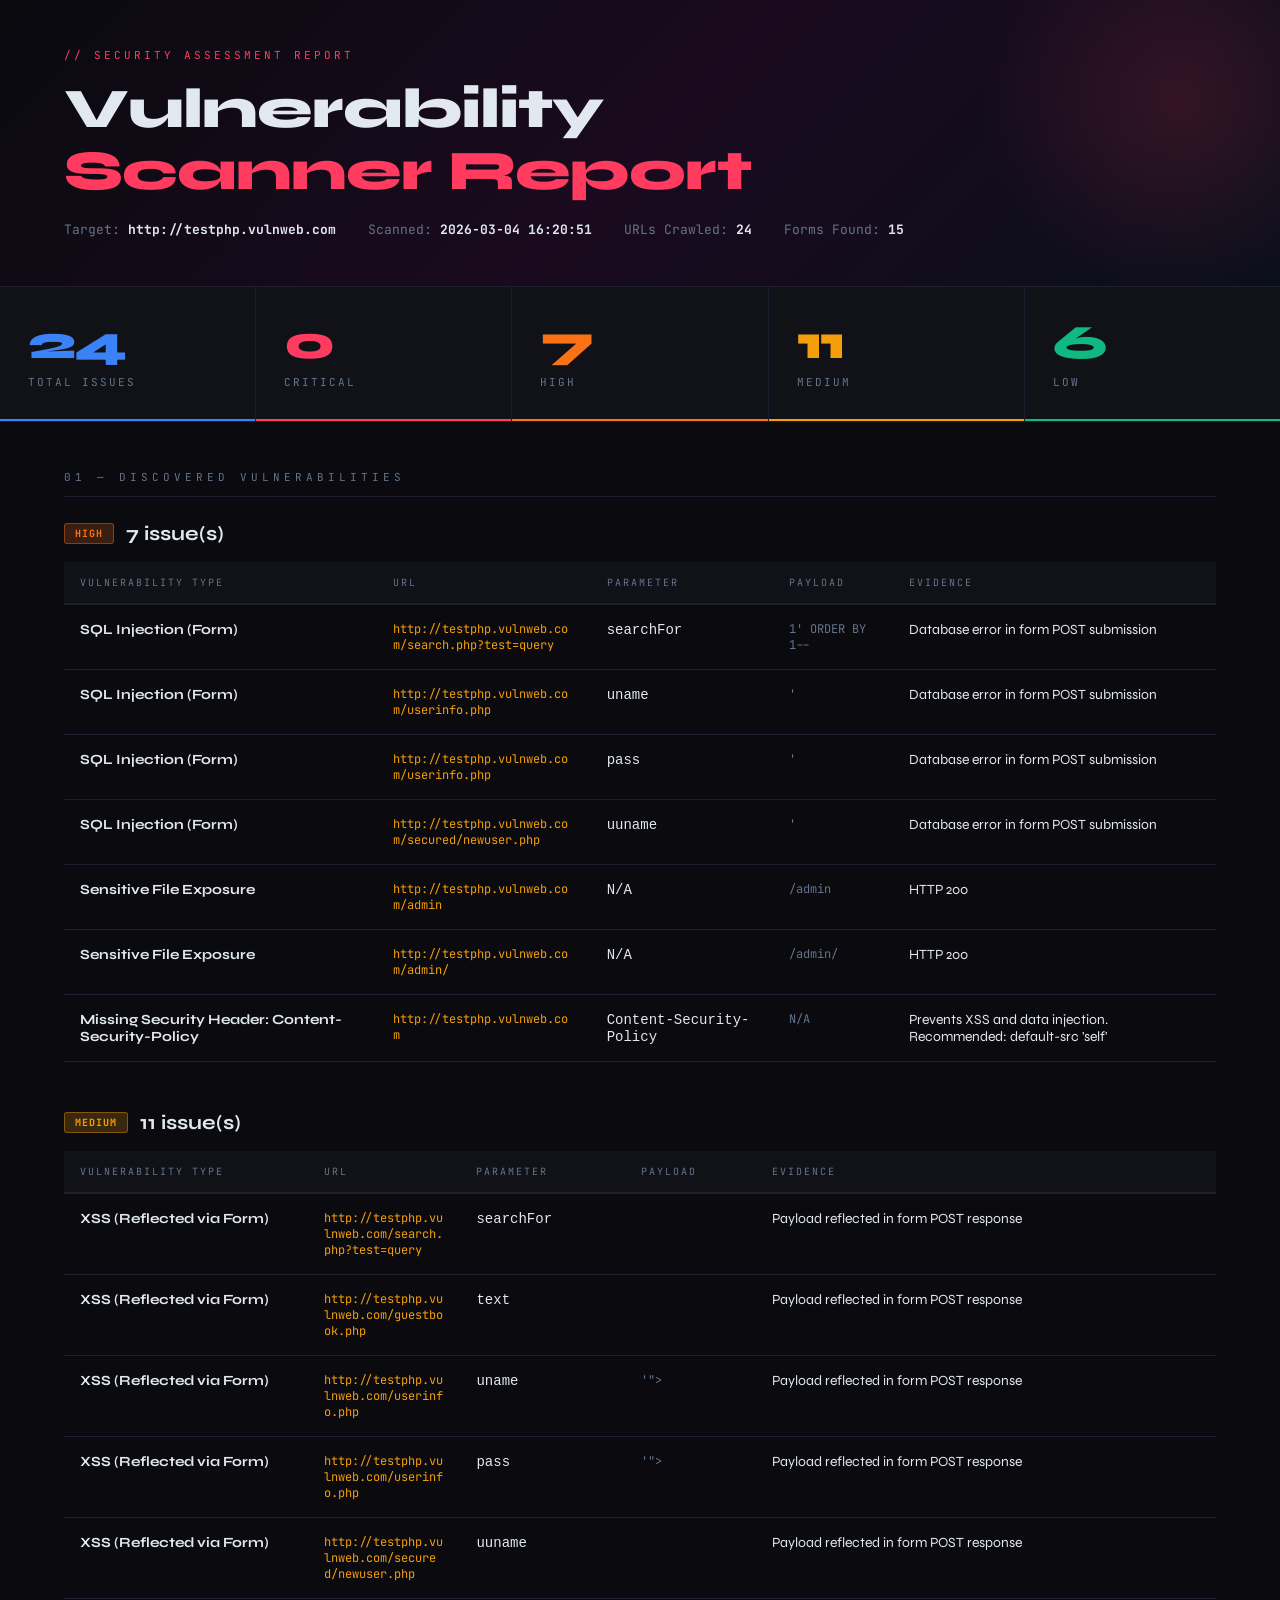
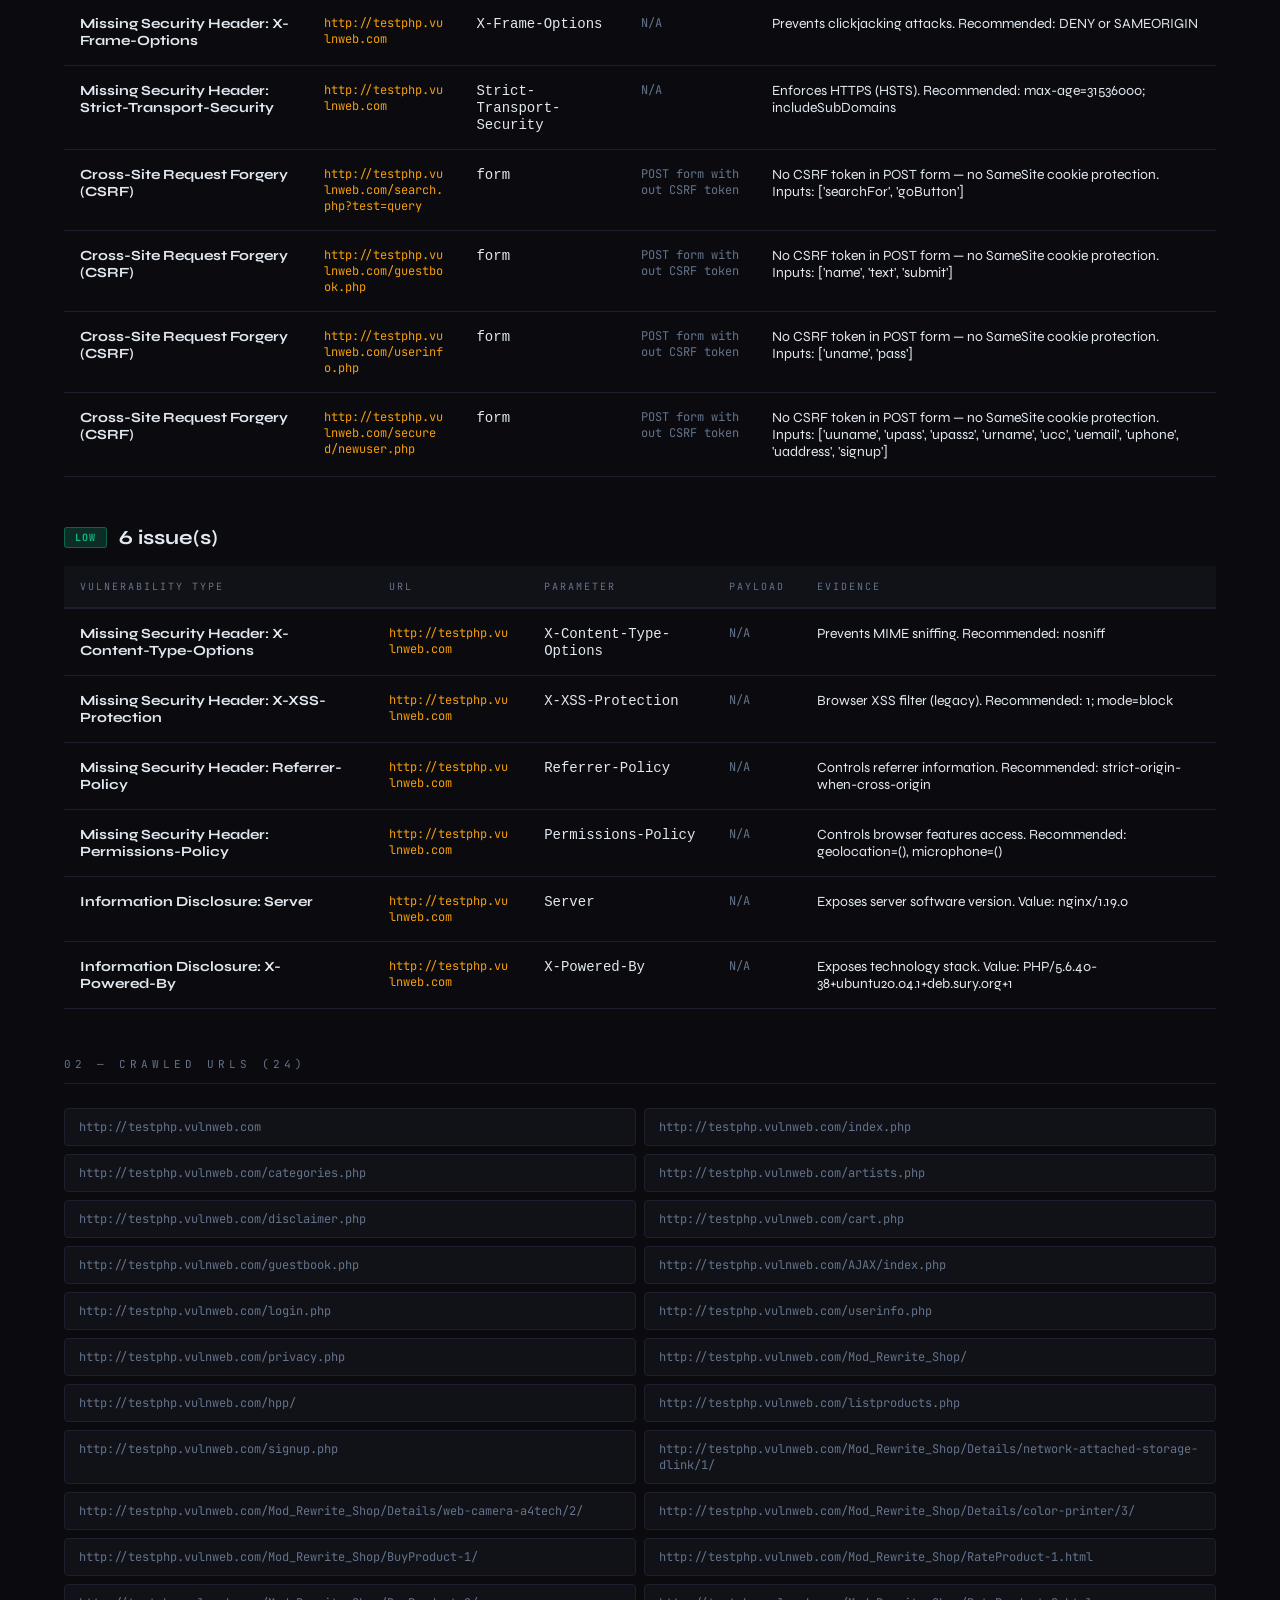
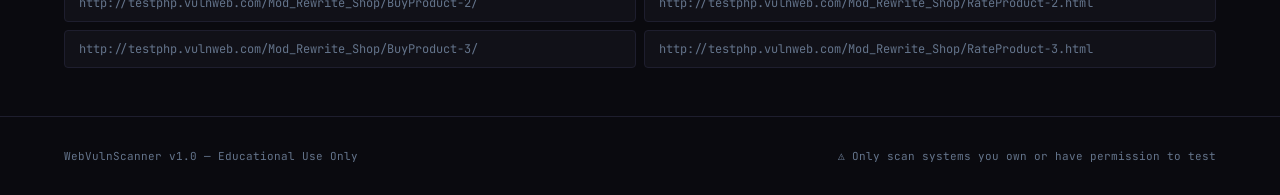
<file: report.html>
<!DOCTYPE html>
<html lang="en">
<head>
<meta charset="UTF-8">
<meta name="viewport" content="width=device-width, initial-scale=1.0">
<title>Vulnerability Report — http://testphp.vulnweb.com</title>
<style>
  @import url('https://fonts.googleapis.com/css2?family=JetBrains+Mono:wght@400;700&family=Syne:wght@400;700;800&display=swap');

  :root {
    --bg: #0a0a0f;
    --surface: #111118;
    --border: #1e1e2e;
    --accent: #ff3c5f;
    --accent2: #f59e0b;
    --accent3: #10b981;
    --text: #e2e8f0;
    --muted: #64748b;
    --critical: #ff3c5f;
    --high: #f97316;
    --medium: #f59e0b;
    --low: #10b981;
    --info: #3b82f6;
  }

  * { margin: 0; padding: 0; box-sizing: border-box; }

  body {
    background: var(--bg);
    color: var(--text);
    font-family: 'Syne', sans-serif;
    min-height: 100vh;
    padding: 0;
  }

  /* HEADER */
  .header {
    background: linear-gradient(135deg, #0a0a0f 0%, #1a0a1f 50%, #0a0f1a 100%);
    border-bottom: 1px solid var(--border);
    padding: 48px 64px;
    position: relative;
    overflow: hidden;
  }
  .header::before {
    content: '';
    position: absolute;
    top: -100px; right: -100px;
    width: 400px; height: 400px;
    background: radial-gradient(circle, rgba(255,60,95,0.15) 0%, transparent 70%);
    pointer-events: none;
  }
  .header-tag {
    font-family: 'JetBrains Mono', monospace;
    font-size: 11px;
    letter-spacing: 3px;
    color: var(--accent);
    text-transform: uppercase;
    margin-bottom: 16px;
  }
  .header h1 {
    font-size: clamp(32px, 5vw, 56px);
    font-weight: 800;
    line-height: 1.1;
    letter-spacing: -1px;
  }
  .header h1 span { color: var(--accent); }
  .header-meta {
    margin-top: 20px;
    font-family: 'JetBrains Mono', monospace;
    font-size: 13px;
    color: var(--muted);
    display: flex; gap: 32px; flex-wrap: wrap;
  }
  .header-meta b { color: var(--text); }

  /* STATS GRID */
  .stats {
    display: grid;
    grid-template-columns: repeat(auto-fit, minmax(180px, 1fr));
    gap: 1px;
    background: var(--border);
    border-bottom: 1px solid var(--border);
  }
  .stat-card {
    background: var(--surface);
    padding: 32px 28px;
    position: relative;
  }
  .stat-card::after {
    content: '';
    position: absolute;
    bottom: 0; left: 0;
    width: 100%; height: 2px;
  }
  .stat-card.critical::after { background: var(--critical); }
  .stat-card.high::after { background: var(--high); }
  .stat-card.medium::after { background: var(--medium); }
  .stat-card.low::after { background: var(--low); }
  .stat-card.total::after { background: var(--info); }

  .stat-num {
    font-size: 48px;
    font-weight: 800;
    line-height: 1;
    letter-spacing: -2px;
  }
  .stat-card.critical .stat-num { color: var(--critical); }
  .stat-card.high .stat-num { color: var(--high); }
  .stat-card.medium .stat-num { color: var(--medium); }
  .stat-card.low .stat-num { color: var(--low); }
  .stat-card.total .stat-num { color: var(--info); }

  .stat-label {
    font-family: 'JetBrains Mono', monospace;
    font-size: 11px;
    letter-spacing: 2px;
    text-transform: uppercase;
    color: var(--muted);
    margin-top: 8px;
  }

  /* MAIN CONTENT */
  .main { padding: 48px 64px; max-width: 1400px; }

  .section-title {
    font-size: 11px;
    letter-spacing: 4px;
    text-transform: uppercase;
    color: var(--muted);
    font-family: 'JetBrains Mono', monospace;
    margin-bottom: 24px;
    padding-bottom: 12px;
    border-bottom: 1px solid var(--border);
  }

  /* VULN TABLE */
  .vuln-group { margin-bottom: 48px; }
  .vuln-group-title {
    font-size: 20px;
    font-weight: 700;
    margin-bottom: 16px;
    display: flex;
    align-items: center;
    gap: 12px;
  }

  .badge {
    display: inline-block;
    padding: 3px 10px;
    border-radius: 3px;
    font-family: 'JetBrains Mono', monospace;
    font-size: 10px;
    font-weight: 700;
    letter-spacing: 1px;
    text-transform: uppercase;
  }
  .badge.CRITICAL { background: rgba(255,60,95,0.2); color: var(--critical); border: 1px solid rgba(255,60,95,0.4); }
  .badge.HIGH { background: rgba(249,115,22,0.2); color: var(--high); border: 1px solid rgba(249,115,22,0.4); }
  .badge.MEDIUM { background: rgba(245,158,11,0.2); color: var(--medium); border: 1px solid rgba(245,158,11,0.4); }
  .badge.LOW { background: rgba(16,185,129,0.2); color: var(--low); border: 1px solid rgba(16,185,129,0.4); }

  table {
    width: 100%;
    border-collapse: collapse;
    font-size: 14px;
  }
  thead tr {
    background: var(--surface);
    border-bottom: 2px solid var(--border);
  }
  th {
    padding: 14px 16px;
    text-align: left;
    font-family: 'JetBrains Mono', monospace;
    font-size: 10px;
    letter-spacing: 2px;
    text-transform: uppercase;
    color: var(--muted);
    font-weight: 400;
  }
  tbody tr {
    border-bottom: 1px solid var(--border);
    transition: background 0.15s;
  }
  tbody tr:hover { background: rgba(255,255,255,0.02); }
  td {
    padding: 16px;
    vertical-align: top;
  }
  td.url-cell {
    font-family: 'JetBrains Mono', monospace;
    font-size: 12px;
    color: var(--accent2);
    word-break: break-all;
    max-width: 300px;
  }
  td.payload-cell {
    font-family: 'JetBrains Mono', monospace;
    font-size: 12px;
    color: var(--muted);
    max-width: 200px;
    word-break: break-all;
  }

  /* URLS SECTION */
  .url-list {
    display: grid;
    grid-template-columns: repeat(auto-fill, minmax(400px, 1fr));
    gap: 8px;
    margin-top: 0;
  }
  .url-item {
    background: var(--surface);
    border: 1px solid var(--border);
    border-radius: 4px;
    padding: 10px 14px;
    font-family: 'JetBrains Mono', monospace;
    font-size: 12px;
    color: var(--muted);
    word-break: break-all;
  }

  .no-vuln {
    padding: 32px;
    text-align: center;
    color: var(--low);
    font-family: 'JetBrains Mono', monospace;
    font-size: 14px;
    border: 1px dashed rgba(16,185,129,0.3);
    border-radius: 4px;
  }

  .footer {
    padding: 32px 64px;
    border-top: 1px solid var(--border);
    font-family: 'JetBrains Mono', monospace;
    font-size: 11px;
    color: var(--muted);
    display: flex;
    justify-content: space-between;
  }
</style>
</head>
<body>

<div class="header">
  <div class="header-tag">// Security Assessment Report</div>
  <h1>Vulnerability<br><span>Scanner Report</span></h1>
  <div class="header-meta">
    <span>Target: <b>http://testphp.vulnweb.com</b></span>
    <span>Scanned: <b>2026-03-04 16:20:51</b></span>
    <span>URLs Crawled: <b>24</b></span>
    <span>Forms Found: <b>15</b></span>
  </div>
</div>

<div class="stats">
  <div class="stat-card total">
    <div class="stat-num">24</div>
    <div class="stat-label">Total Issues</div>
  </div>
  <div class="stat-card critical">
    <div class="stat-num">0</div>
    <div class="stat-label">Critical</div>
  </div>
  <div class="stat-card high">
    <div class="stat-num">7</div>
    <div class="stat-label">High</div>
  </div>
  <div class="stat-card medium">
    <div class="stat-num">11</div>
    <div class="stat-label">Medium</div>
  </div>
  <div class="stat-card low">
    <div class="stat-num">6</div>
    <div class="stat-label">Low</div>
  </div>
</div>

<div class="main">

  <!-- VULNERABILITIES -->
  <div class="section-title">01 — Discovered Vulnerabilities</div>

  
    
    
      
      
    
      
      
      <div class="vuln-group">
        <div class="vuln-group-title">
          <span class="badge HIGH">HIGH</span>
          7 issue(s)
        </div>
        <table>
          <thead>
            <tr>
              <th>Vulnerability Type</th>
              <th>URL</th>
              <th>Parameter</th>
              <th>Payload</th>
              <th>Evidence</th>
            </tr>
          </thead>
          <tbody>
            
            <tr>
              <td><b>SQL Injection (Form)</b></td>
              <td class="url-cell">http://testphp.vulnweb.com/search.php?test=query</td>
              <td><code>searchFor</code></td>
              <td class="payload-cell">1' ORDER BY 1--</td>
              <td>Database error in form POST submission</td>
            </tr>
            
            <tr>
              <td><b>SQL Injection (Form)</b></td>
              <td class="url-cell">http://testphp.vulnweb.com/userinfo.php</td>
              <td><code>uname</code></td>
              <td class="payload-cell">'</td>
              <td>Database error in form POST submission</td>
            </tr>
            
            <tr>
              <td><b>SQL Injection (Form)</b></td>
              <td class="url-cell">http://testphp.vulnweb.com/userinfo.php</td>
              <td><code>pass</code></td>
              <td class="payload-cell">'</td>
              <td>Database error in form POST submission</td>
            </tr>
            
            <tr>
              <td><b>SQL Injection (Form)</b></td>
              <td class="url-cell">http://testphp.vulnweb.com/secured/newuser.php</td>
              <td><code>uuname</code></td>
              <td class="payload-cell">'</td>
              <td>Database error in form POST submission</td>
            </tr>
            
            <tr>
              <td><b>Sensitive File Exposure</b></td>
              <td class="url-cell">http://testphp.vulnweb.com/admin</td>
              <td><code>N/A</code></td>
              <td class="payload-cell">/admin</td>
              <td>HTTP 200</td>
            </tr>
            
            <tr>
              <td><b>Sensitive File Exposure</b></td>
              <td class="url-cell">http://testphp.vulnweb.com/admin/</td>
              <td><code>N/A</code></td>
              <td class="payload-cell">/admin/</td>
              <td>HTTP 200</td>
            </tr>
            
            <tr>
              <td><b>Missing Security Header: Content-Security-Policy</b></td>
              <td class="url-cell">http://testphp.vulnweb.com</td>
              <td><code>Content-Security-Policy</code></td>
              <td class="payload-cell">N/A</td>
              <td>Prevents XSS and data injection. Recommended: default-src 'self'</td>
            </tr>
            
          </tbody>
        </table>
      </div>
      
    
      
      
      <div class="vuln-group">
        <div class="vuln-group-title">
          <span class="badge MEDIUM">MEDIUM</span>
          11 issue(s)
        </div>
        <table>
          <thead>
            <tr>
              <th>Vulnerability Type</th>
              <th>URL</th>
              <th>Parameter</th>
              <th>Payload</th>
              <th>Evidence</th>
            </tr>
          </thead>
          <tbody>
            
            <tr>
              <td><b>XSS (Reflected via Form)</b></td>
              <td class="url-cell">http://testphp.vulnweb.com/search.php?test=query</td>
              <td><code>searchFor</code></td>
              <td class="payload-cell"><script>alert(1)</script></td>
              <td>Payload reflected in form POST response</td>
            </tr>
            
            <tr>
              <td><b>XSS (Reflected via Form)</b></td>
              <td class="url-cell">http://testphp.vulnweb.com/guestbook.php</td>
              <td><code>text</code></td>
              <td class="payload-cell"><script>alert(1)</script></td>
              <td>Payload reflected in form POST response</td>
            </tr>
            
            <tr>
              <td><b>XSS (Reflected via Form)</b></td>
              <td class="url-cell">http://testphp.vulnweb.com/userinfo.php</td>
              <td><code>uname</code></td>
              <td class="payload-cell">'"><script>alert(1)</script></td>
              <td>Payload reflected in form POST response</td>
            </tr>
            
            <tr>
              <td><b>XSS (Reflected via Form)</b></td>
              <td class="url-cell">http://testphp.vulnweb.com/userinfo.php</td>
              <td><code>pass</code></td>
              <td class="payload-cell">'"><script>alert(1)</script></td>
              <td>Payload reflected in form POST response</td>
            </tr>
            
            <tr>
              <td><b>XSS (Reflected via Form)</b></td>
              <td class="url-cell">http://testphp.vulnweb.com/secured/newuser.php</td>
              <td><code>uuname</code></td>
              <td class="payload-cell"><script>alert(1)</script></td>
              <td>Payload reflected in form POST response</td>
            </tr>
            
            <tr>
              <td><b>Missing Security Header: X-Frame-Options</b></td>
              <td class="url-cell">http://testphp.vulnweb.com</td>
              <td><code>X-Frame-Options</code></td>
              <td class="payload-cell">N/A</td>
              <td>Prevents clickjacking attacks. Recommended: DENY or SAMEORIGIN</td>
            </tr>
            
            <tr>
              <td><b>Missing Security Header: Strict-Transport-Security</b></td>
              <td class="url-cell">http://testphp.vulnweb.com</td>
              <td><code>Strict-Transport-Security</code></td>
              <td class="payload-cell">N/A</td>
              <td>Enforces HTTPS (HSTS). Recommended: max-age=31536000; includeSubDomains</td>
            </tr>
            
            <tr>
              <td><b>Cross-Site Request Forgery (CSRF)</b></td>
              <td class="url-cell">http://testphp.vulnweb.com/search.php?test=query</td>
              <td><code>form</code></td>
              <td class="payload-cell">POST form without CSRF token</td>
              <td>No CSRF token in POST form — no SameSite cookie protection. Inputs: ['searchFor', 'goButton']</td>
            </tr>
            
            <tr>
              <td><b>Cross-Site Request Forgery (CSRF)</b></td>
              <td class="url-cell">http://testphp.vulnweb.com/guestbook.php</td>
              <td><code>form</code></td>
              <td class="payload-cell">POST form without CSRF token</td>
              <td>No CSRF token in POST form — no SameSite cookie protection. Inputs: ['name', 'text', 'submit']</td>
            </tr>
            
            <tr>
              <td><b>Cross-Site Request Forgery (CSRF)</b></td>
              <td class="url-cell">http://testphp.vulnweb.com/userinfo.php</td>
              <td><code>form</code></td>
              <td class="payload-cell">POST form without CSRF token</td>
              <td>No CSRF token in POST form — no SameSite cookie protection. Inputs: ['uname', 'pass']</td>
            </tr>
            
            <tr>
              <td><b>Cross-Site Request Forgery (CSRF)</b></td>
              <td class="url-cell">http://testphp.vulnweb.com/secured/newuser.php</td>
              <td><code>form</code></td>
              <td class="payload-cell">POST form without CSRF token</td>
              <td>No CSRF token in POST form — no SameSite cookie protection. Inputs: ['uuname', 'upass', 'upass2', 'urname', 'ucc', 'uemail', 'uphone', 'uaddress', 'signup']</td>
            </tr>
            
          </tbody>
        </table>
      </div>
      
    
      
      
      <div class="vuln-group">
        <div class="vuln-group-title">
          <span class="badge LOW">LOW</span>
          6 issue(s)
        </div>
        <table>
          <thead>
            <tr>
              <th>Vulnerability Type</th>
              <th>URL</th>
              <th>Parameter</th>
              <th>Payload</th>
              <th>Evidence</th>
            </tr>
          </thead>
          <tbody>
            
            <tr>
              <td><b>Missing Security Header: X-Content-Type-Options</b></td>
              <td class="url-cell">http://testphp.vulnweb.com</td>
              <td><code>X-Content-Type-Options</code></td>
              <td class="payload-cell">N/A</td>
              <td>Prevents MIME sniffing. Recommended: nosniff</td>
            </tr>
            
            <tr>
              <td><b>Missing Security Header: X-XSS-Protection</b></td>
              <td class="url-cell">http://testphp.vulnweb.com</td>
              <td><code>X-XSS-Protection</code></td>
              <td class="payload-cell">N/A</td>
              <td>Browser XSS filter (legacy). Recommended: 1; mode=block</td>
            </tr>
            
            <tr>
              <td><b>Missing Security Header: Referrer-Policy</b></td>
              <td class="url-cell">http://testphp.vulnweb.com</td>
              <td><code>Referrer-Policy</code></td>
              <td class="payload-cell">N/A</td>
              <td>Controls referrer information. Recommended: strict-origin-when-cross-origin</td>
            </tr>
            
            <tr>
              <td><b>Missing Security Header: Permissions-Policy</b></td>
              <td class="url-cell">http://testphp.vulnweb.com</td>
              <td><code>Permissions-Policy</code></td>
              <td class="payload-cell">N/A</td>
              <td>Controls browser features access. Recommended: geolocation=(), microphone=()</td>
            </tr>
            
            <tr>
              <td><b>Information Disclosure: Server</b></td>
              <td class="url-cell">http://testphp.vulnweb.com</td>
              <td><code>Server</code></td>
              <td class="payload-cell">N/A</td>
              <td>Exposes server software version. Value: nginx/1.19.0</td>
            </tr>
            
            <tr>
              <td><b>Information Disclosure: X-Powered-By</b></td>
              <td class="url-cell">http://testphp.vulnweb.com</td>
              <td><code>X-Powered-By</code></td>
              <td class="payload-cell">N/A</td>
              <td>Exposes technology stack. Value: PHP/5.6.40-38+ubuntu20.04.1+deb.sury.org+1</td>
            </tr>
            
          </tbody>
        </table>
      </div>
      
    
  

  <!-- CRAWLED URLS -->
  <div class="section-title" style="margin-top:48px;">02 — Crawled URLs (24)</div>
  <div class="url-list">
    
    <div class="url-item">http://testphp.vulnweb.com</div>
    
    <div class="url-item">http://testphp.vulnweb.com/index.php</div>
    
    <div class="url-item">http://testphp.vulnweb.com/categories.php</div>
    
    <div class="url-item">http://testphp.vulnweb.com/artists.php</div>
    
    <div class="url-item">http://testphp.vulnweb.com/disclaimer.php</div>
    
    <div class="url-item">http://testphp.vulnweb.com/cart.php</div>
    
    <div class="url-item">http://testphp.vulnweb.com/guestbook.php</div>
    
    <div class="url-item">http://testphp.vulnweb.com/AJAX/index.php</div>
    
    <div class="url-item">http://testphp.vulnweb.com/login.php</div>
    
    <div class="url-item">http://testphp.vulnweb.com/userinfo.php</div>
    
    <div class="url-item">http://testphp.vulnweb.com/privacy.php</div>
    
    <div class="url-item">http://testphp.vulnweb.com/Mod_Rewrite_Shop/</div>
    
    <div class="url-item">http://testphp.vulnweb.com/hpp/</div>
    
    <div class="url-item">http://testphp.vulnweb.com/listproducts.php</div>
    
    <div class="url-item">http://testphp.vulnweb.com/signup.php</div>
    
    <div class="url-item">http://testphp.vulnweb.com/Mod_Rewrite_Shop/Details/network-attached-storage-dlink/1/</div>
    
    <div class="url-item">http://testphp.vulnweb.com/Mod_Rewrite_Shop/Details/web-camera-a4tech/2/</div>
    
    <div class="url-item">http://testphp.vulnweb.com/Mod_Rewrite_Shop/Details/color-printer/3/</div>
    
    <div class="url-item">http://testphp.vulnweb.com/Mod_Rewrite_Shop/BuyProduct-1/</div>
    
    <div class="url-item">http://testphp.vulnweb.com/Mod_Rewrite_Shop/RateProduct-1.html</div>
    
    <div class="url-item">http://testphp.vulnweb.com/Mod_Rewrite_Shop/BuyProduct-2/</div>
    
    <div class="url-item">http://testphp.vulnweb.com/Mod_Rewrite_Shop/RateProduct-2.html</div>
    
    <div class="url-item">http://testphp.vulnweb.com/Mod_Rewrite_Shop/BuyProduct-3/</div>
    
    <div class="url-item">http://testphp.vulnweb.com/Mod_Rewrite_Shop/RateProduct-3.html</div>
    
  </div>

</div>

<div class="footer">
  <span>WebVulnScanner v1.0 — Educational Use Only</span>
  <span>⚠ Only scan systems you own or have permission to test</span>
</div>

</body>
</html>
</file>
